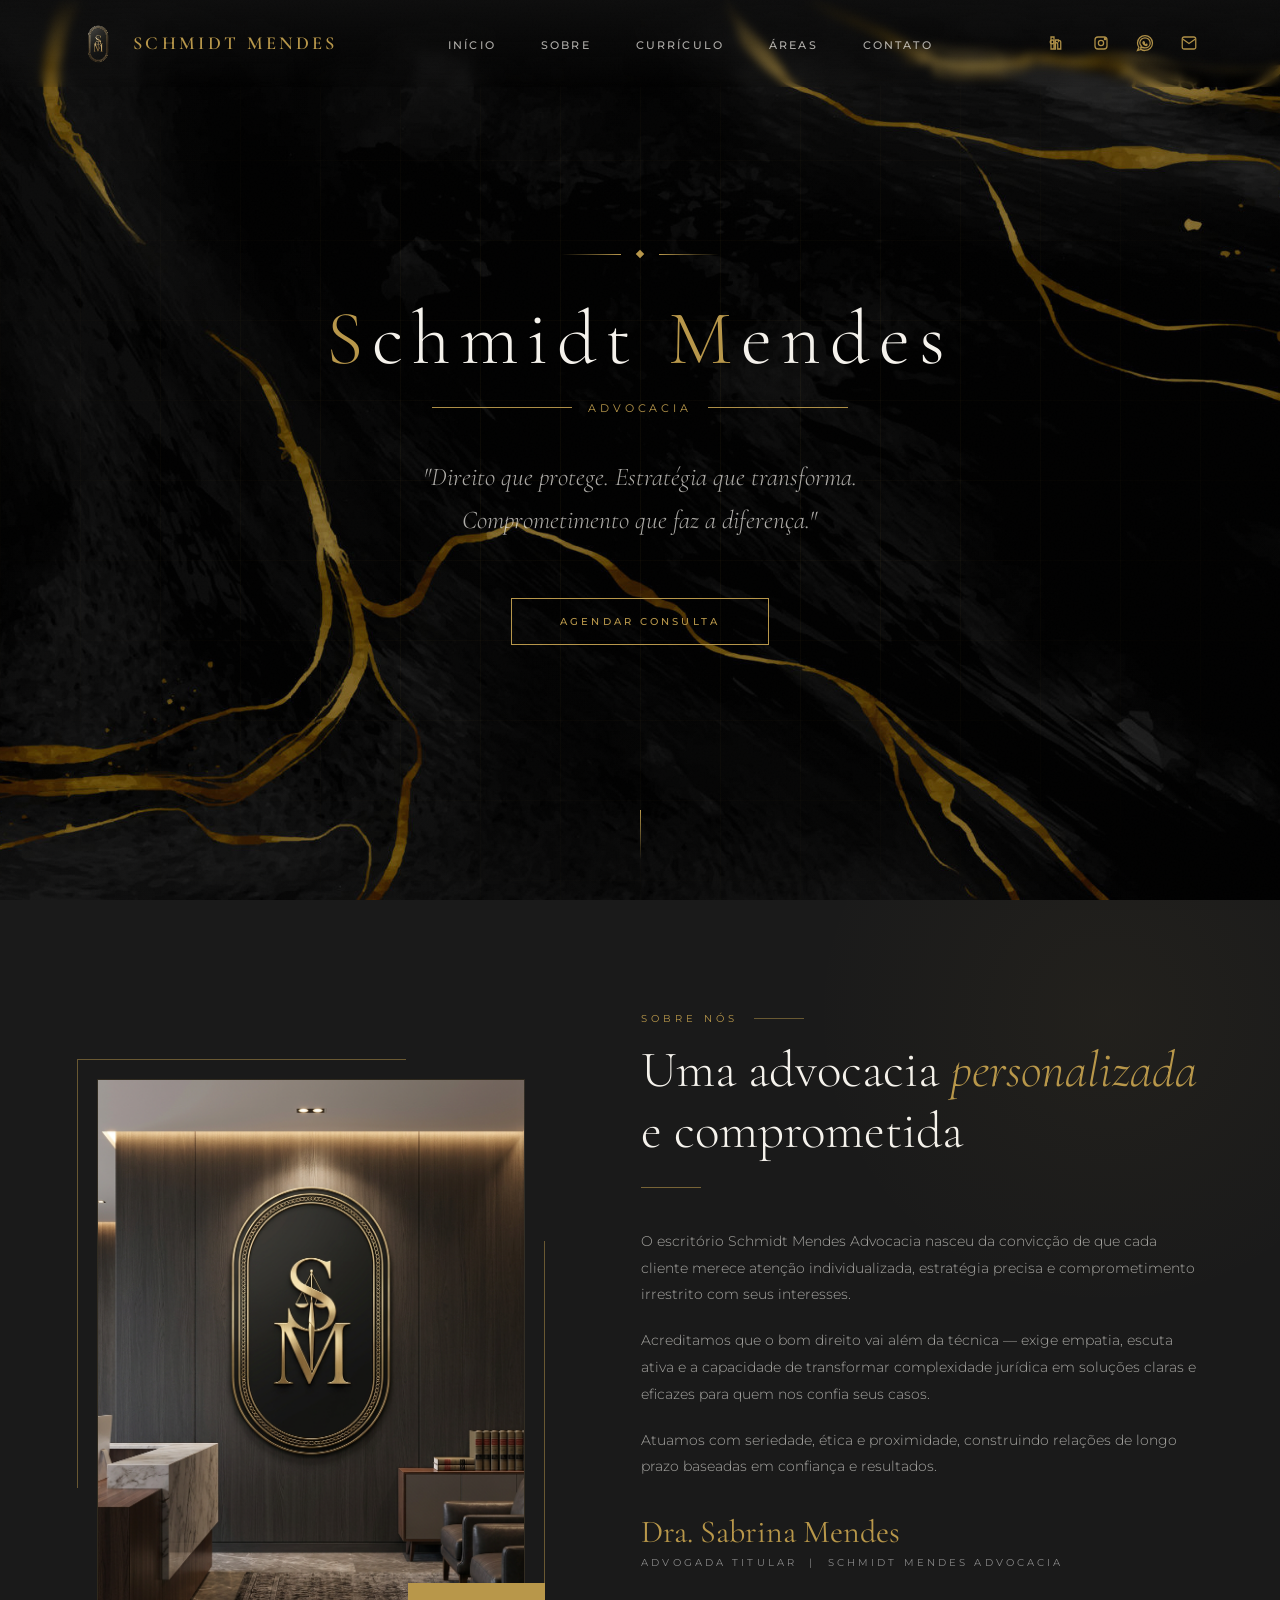
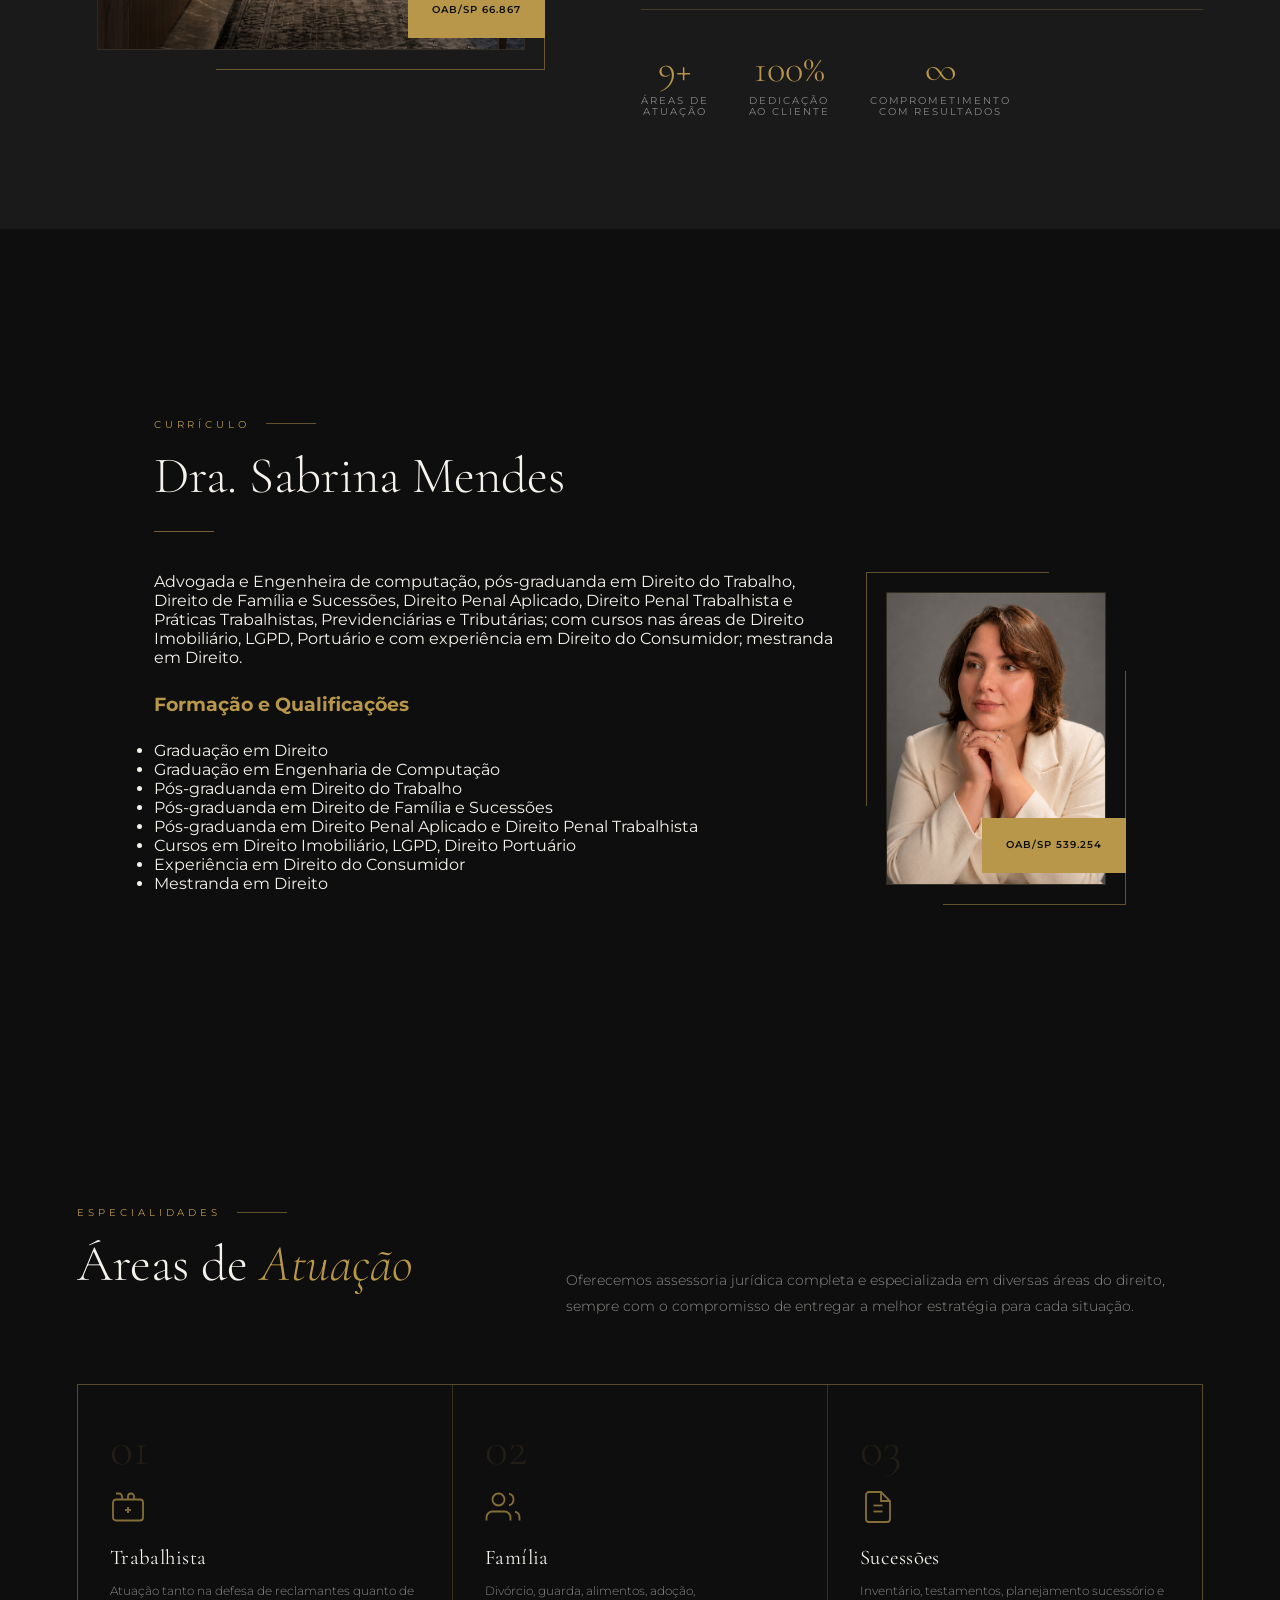
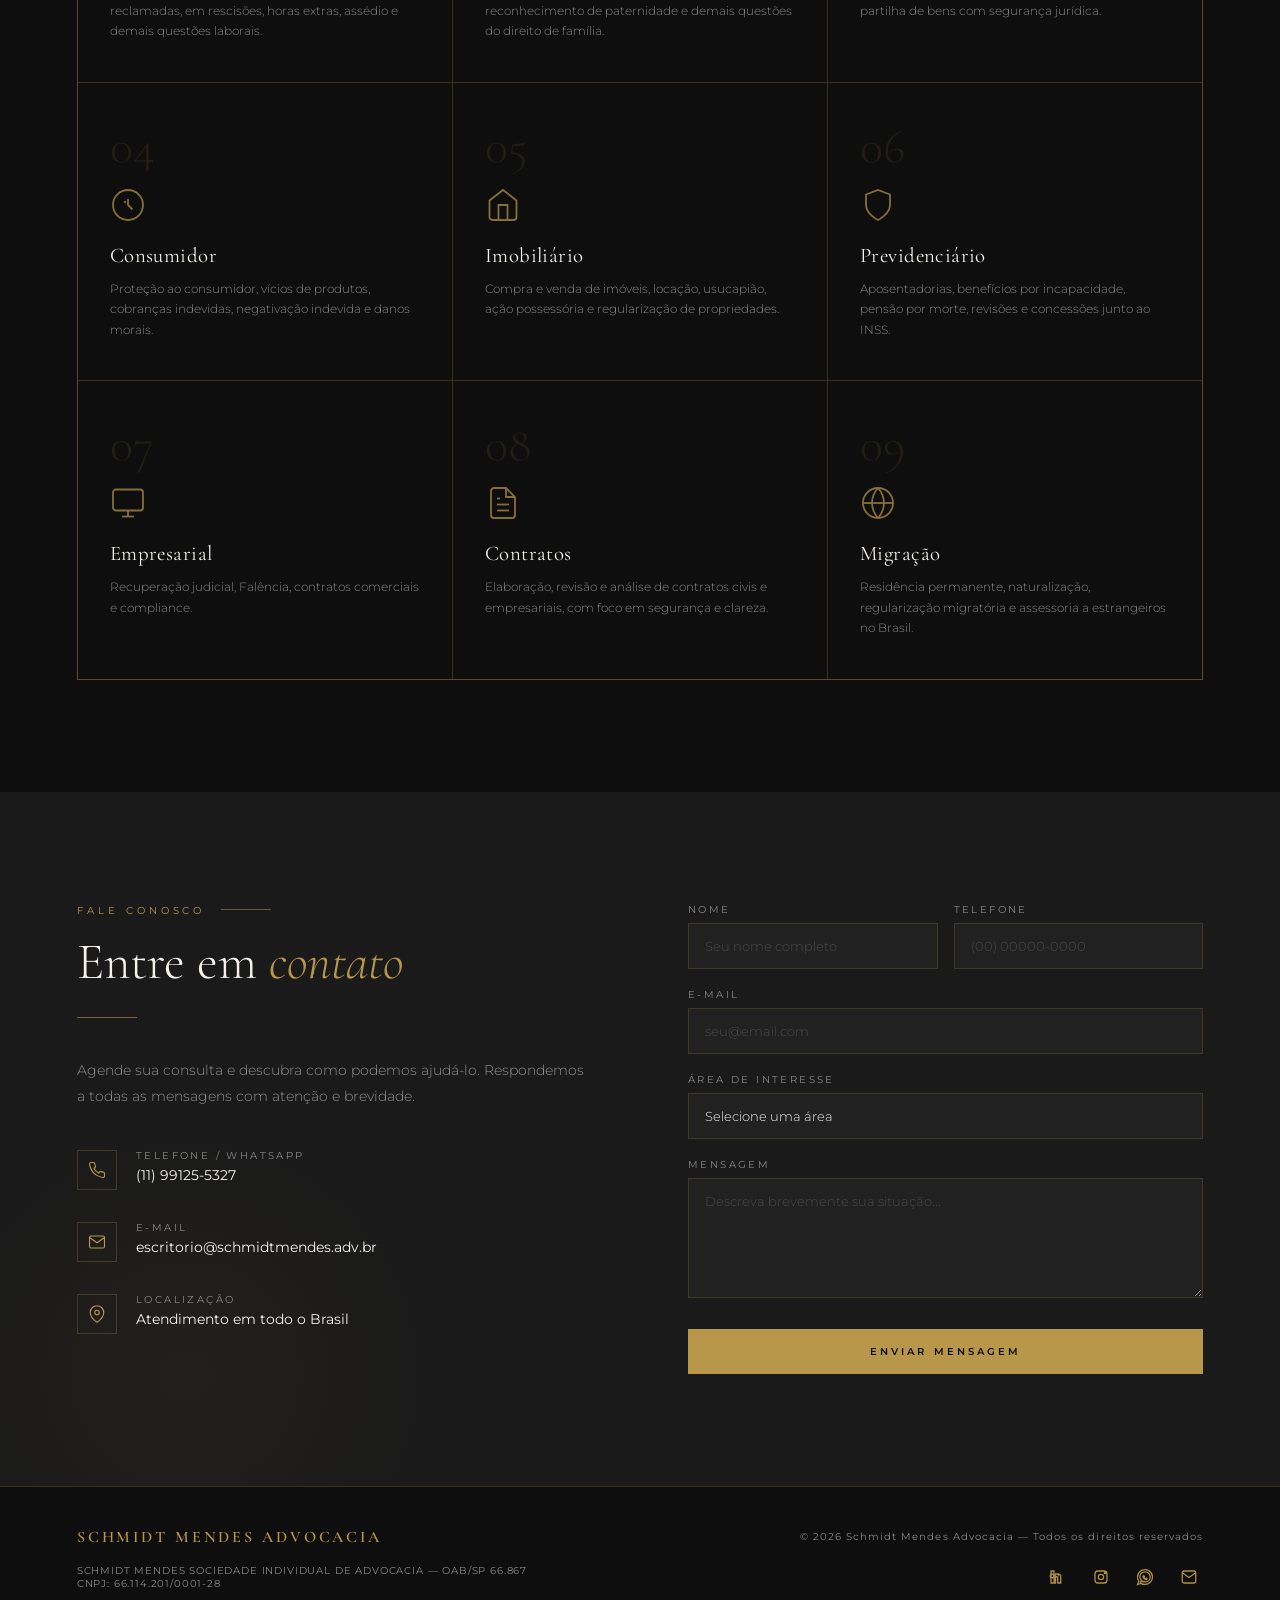
<file: index.html>
<!DOCTYPE html>
<html lang="pt-BR">
<head>
<meta charset="UTF-8">
<meta name="viewport" content="width=device-width, initial-scale=1.0">
<title>SM Advocacia</title>
<link rel="icon" type="image/png" href="assets\Gemini_Generated_Image_hbgyanhbgyanhbgy-removebg-preview.png">
<link href="https://fonts.googleapis.com/css2?family=Cormorant+Garamond:ital,wght@0,300;0,400;0,600;1,300;1,400&family=Montserrat:wght@300;400;500;600&display=swap" rel="stylesheet">
<link rel="stylesheet" href="Schmidtmendesadv.css">
<script src="Schmidtmendesadv.js" defer></script>
</head>
<body>

<nav>
  <div class="nav-logo">
    <img class="nav-logo-img" src="assets\Gemini_Generated_Image_hbgyanhbgyanhbgy-removebg-preview.png" alt="Logo Schmidt Mendes">
    <span>Schmidt Mendes</span>
  </div>
    <ul class="nav-links">
    <li><a href="index.html">Início</a></li>
    <li><a href="#sobre">Sobre</a></li>
    <li><a href="#curriculo">Currículo</a></li>
    <li><a href="#areas">Áreas</a></li>
    <li><a href="#contato">Contato</a></li>
    
  </ul>

  <div class="nav-socials">
    <a href="https://www.linkedin.com/company/schmidt-mendes-advocacia" target="_blank" rel="noopener noreferrer" aria-label="LinkedIn">
      <svg viewBox="0 0 24 24" aria-hidden="true"><path d="M4 4h4v16H4z"></path><path d="M8 10.5c0-1.38-1.12-2.5-2.5-2.5S3 9.12 3 10.5 4.12 13 5.5 13 8 11.88 8 10.5z"></path><path d="M10 20V8h4v1.6c.9-1.3 3-1.4 3 1.2V20h-4v-5.4c0-1.3 0-3-1.8-3s-2 1.3-2 2.9V20H10z"></path></svg>
    </a>
    <a href="https://www.instagram.com/schmidtmendes.adv/" target="_blank" rel="noopener noreferrer" aria-label="Instagram">
      <svg viewBox="0 0 24 24" aria-hidden="true"><rect x="4" y="4" width="16" height="16" rx="4"></rect><circle cx="12" cy="12" r="3.5"></circle><circle cx="17.5" cy="6.5" r="1"></circle></svg>
    </a>
    <a href="https://wa.me/5511991255327" target="_blank" rel="noopener noreferrer" aria-label="WhatsApp">
      <svg viewBox="0 0 24 24" aria-hidden="true"><path d="M12 2.04C6.47 2.04 2 6.49 2 12.02c0 2.12.7 4.09 1.88 5.69L2 22l4.58-1.45A9.94 9.94 0 0 0 12 21.98c5.53 0 10-4.45 10-9.96S17.53 2.04 12 2.04zm0 16.6c-1.03 0-2.03-.27-2.92-.77l-.21-.12-2.72.86.92-2.65-.14-.28A6.91 6.91 0 0 1 5.07 12c0-3.83 3.1-6.94 6.93-6.94 3.83 0 6.93 3.1 6.93 6.94S15.83 18.64 12 18.64zm3.11-4.5c-.16-.1-.94-.46-1.09-.52-.15-.06-.26-.1-.37.1-.1.16-.37.52-.45.63-.08.14-.17.17-.32.06-.14-.1-.61-.22-1.16-.72-.43-.38-.72-.84-.8-1-.08-.16-.01-.24.06-.32.06-.06.13-.14.2-.21.06-.05.08-.09.12-.15.04-.06.02-.12 0-.17-.02-.05-.37-.9-.51-1.24-.14-.31-.28-.27-.37-.27-.09 0-.19 0-.29 0-.1 0-.24.03-.37.18-.12.15-.46.45-.46 1.1 0 .64.47 1.26.53 1.35.05.1.92 1.45 2.22 2.03 1.29.58 1.29.39 1.53.37.24-.02.78-.32.89-.63.11-.31.11-.59.08-.64-.03-.05-.14-.08-.29-.14z"></path></svg>
    </a>
    <a href="mailto:schmidtmendes.advocacia@gmail.com" aria-label="E-mail">
      <svg viewBox="0 0 24 24" aria-hidden="true"><path d="M3 6.5A2.5 2.5 0 0 1 5.5 4h13A2.5 2.5 0 0 1 21 6.5v11a2.5 2.5 0 0 1-2.5 2.5h-13A2.5 2.5 0 0 1 3 17.5v-11z"></path><path d="M3.5 6.75l8.5 6 8.5-6"></path></svg>
    </a>
  </div>
</nav>

<section id="home">
  <div class="hero-bg"></div>
  <div class="hero-lines"></div>

  <div class="hero-content">
    <div class="hero-ornament">
      <div class="ornament-line"></div>
      <div class="ornament-diamond"></div>
      <div class="ornament-line right"></div>
    </div>

    <h1 class="hero-firm"><span class="hero-initial">S</span>chmidt <span class="hero-initial">M</span>endes</h1>
    <div class="hero-sub-wrapper">
      <div class="hero-sub-line"></div>
      <p class="hero-sub">ADVOCACIA</p>
      <div class="hero-sub-line"></div>
    </div>

    <p class="hero-tagline">
      "Direito que protege. Estratégia que transforma.<br>Comprometimento que faz a diferença."
    </p>

    <a href="#contato" class="hero-cta">Agendar Consulta</a>
  </div>

  <div class="scroll-hint">
    <div class="scroll-line"></div>
  </div>
</section>

<section id="sobre">
  <div class="sobre-grid">
    <div class="sobre-image-wrap reveal">
      <div class="sobre-frame">
        <div class="sobre-placeholder">
          <img class="sobre-photo" src="assets\Image Editing (2).png" alt="Foto da Advogada" style="width:100%;height:100%;object-fit:cover;display:block;">
        </div>
      </div>
      <div class="sobre-badge">OAB/SP 66.867
      </div>
    </div>

    <div class="sobre-text">
      <div class="section-label">Sobre Nós</div>
      <h2 class="section-title">Uma advocacia <em>personalizada</em> e comprometida</h2>
      <div class="divider"></div>

      <p>O escritório Schmidt Mendes Advocacia nasceu da convicção de que cada cliente merece atenção individualizada, estratégia precisa e comprometimento irrestrito com seus interesses.</p>

      <p>Acreditamos que o bom direito vai além da técnica — exige empatia, escuta ativa e a capacidade de transformar complexidade jurídica em soluções claras e eficazes para quem nos confia seus casos.</p>

      <p>Atuamos com seriedade, ética e proximidade, construindo relações de longo prazo baseadas em confiança e resultados.</p>

      <div class="sobre-name">Dra. Sabrina Mendes</div>
      <div class="sobre-role">Advogada Titular &nbsp;|&nbsp; Schmidt Mendes Advocacia</div>

      <div class="sobre-stats">
        <div class="stat-item">
          <span class="stat-number">9+</span>
          <div class="stat-label">Áreas de<br>Atuação</div>
        </div>
        <div class="stat-item">
          <span class="stat-number">100%</span>
          <div class="stat-label">Dedicação<br>ao Cliente</div>
        </div>
        <div class="stat-item">
          <span class="stat-number">∞</span>
          <div class="stat-label">Comprometimento<br>com Resultados</div>
        </div>
      </div>
    </div>
  </div>
</section>


<section id="curriculo">
  <div class="curriculo-wrap reveal" style="padding:6vw;">
    <div>
      <div class="section-label">Currículo</div>
      <h2 class="section-title">Dra. Sabrina Mendes</h2>
      <div class="divider"></div>
    </div>

    <div style="display:flex;gap:2rem;align-items:flex-start;flex-wrap:wrap;">
      <div style="flex:1;min-width:260px;">
        <p>Advogada e Engenheira de computação, pós-graduanda em Direito do Trabalho, Direito de Família e Sucessões, Direito Penal Aplicado, Direito Penal Trabalhista e Práticas Trabalhistas, Previdenciárias e Tributárias; com cursos nas áreas de Direito Imobiliário, LGPD, Portuário e com experiência em Direito do Consumidor; mestranda em Direito.</p>

        <h3 class="qual-title">Formação e Qualificações</h3>
        <ul>
          <li>Graduação em Direito</li>
          <li>Graduação em Engenharia de Computação</li>
          <li>Pós-graduanda em Direito do Trabalho</li>
          <li>Pós-graduanda em Direito de Família e Sucessões</li>
          <li>Pós-graduanda em Direito Penal Aplicado e Direito Penal Trabalhista</li>
          <li>Cursos em Direito Imobiliário, LGPD, Direito Portuário</li>
          <li>Experiência em Direito do Consumidor</li>
          <li>Mestranda em Direito</li>
        </ul>
      </div>

      <div class="sobre-image-wrap reveal" style="width:260px;flex:0 0 260px;">
        <div class="sobre-frame">
          <div class="sobre-placeholder">
            <img class="sobre-photo" src="assets\ChatGPT Image 16 de mai. de 2026, 17_04_55.png" alt="Dra. Sabrina Mendes" style="width:100%;height:100%;object-fit:cover;display:block;">
          </div>
        </div>
        <div class="sobre-badge">OAB/SP 539.254
        </div>
      </div>
    </div>
  </div>
</section>

<section id="areas">
  <div class="areas-intro reveal">
    <div>
      <div class="section-label">Especialidades</div>
      <h2 class="section-title">Áreas de <em>Atuação</em></h2>
    </div>
    <p class="areas-desc">Oferecemos assessoria jurídica completa e especializada em diversas áreas do direito, sempre com o compromisso de entregar a melhor estratégia para cada situação.</p>
  </div>

  <div class="areas-grid">
    <div class="area-card reveal">
      <div class="area-num">01</div>
      <svg class="area-icon" viewBox="0 0 24 24" fill="none" stroke="currentColor" stroke-width="1.2">
        <rect x="2" y="7" width="20" height="14" rx="2"/>
        <path d="M16 7V5a2 2 0 0 0-4 0v2M8 7V5a2 2 0 0 0-2-2H4"/>
        <line x1="12" y1="12" x2="12" y2="16"/>
        <line x1="10" y1="14" x2="14" y2="14"/>
      </svg>
      <div class="area-name">Trabalhista</div>
        <p class="area-desc">Atuação tanto na defesa de reclamantes quanto de reclamadas, em rescisões, horas extras, assédio e demais questões laborais.</p>
    </div>
    <div class="area-card reveal">
      <div class="area-num">02</div>
      <svg class="area-icon" viewBox="0 0 24 24" fill="none" stroke="currentColor" stroke-width="1.2">
        <path d="M17 21v-2a4 4 0 0 0-4-4H5a4 4 0 0 0-4 4v2"/>
        <circle cx="9" cy="7" r="4"/>
        <path d="M23 21v-2a4 4 0 0 0-3-3.87"/>
        <path d="M16 3.13a4 4 0 0 1 0 7.75"/>
      </svg>
      <div class="area-name">Família</div>
      <p class="area-desc">Divórcio, guarda, alimentos, adoção, reconhecimento de paternidade e demais questões do direito de família.</p>
    </div>
    <div class="area-card reveal">
      <div class="area-num">03</div>
      <svg class="area-icon" viewBox="0 0 24 24" fill="none" stroke="currentColor" stroke-width="1.2">
        <path d="M14 2H6a2 2 0 0 0-2 2v16a2 2 0 0 0 2 2h12a2 2 0 0 0 2-2V8z"/>
        <polyline points="14 2 14 8 20 8"/>
        <line x1="9" y1="15" x2="15" y2="15"/>
        <line x1="9" y1="11" x2="15" y2="11"/>
      </svg>
      <div class="area-name">Sucessões</div>
      <p class="area-desc">Inventário, testamentos, planejamento sucessório e partilha de bens com segurança jurídica.</p>
    </div>
    <div class="area-card reveal">
      <div class="area-num">04</div>
      <svg class="area-icon" viewBox="0 0 24 24" fill="none" stroke="currentColor" stroke-width="1.2">
        <circle cx="12" cy="12" r="10"/>
        <path d="M12 8v4l3 3"/>
        <path d="M9.5 9.5l1 1"/>
      </svg>
      <div class="area-name">Consumidor</div>
      <p class="area-desc">Proteção ao consumidor, vícios de produtos, cobranças indevidas, negativação indevida e danos morais.</p>
    </div>
    <div class="area-card reveal">
      <div class="area-num">05</div>
      <svg class="area-icon" viewBox="0 0 24 24" fill="none" stroke="currentColor" stroke-width="1.2">
        <path d="M3 9l9-7 9 7v11a2 2 0 0 1-2 2H5a2 2 0 0 1-2-2z"/>
        <polyline points="9 22 9 12 15 12 15 22"/>
      </svg>
      <div class="area-name">Imobiliário</div>
      <p class="area-desc">Compra e venda de imóveis, locação, usucapião, ação possessória e regularização de propriedades.</p>
    </div>
    <div class="area-card reveal">
      <div class="area-num">06</div>
      <svg class="area-icon" viewBox="0 0 24 24" fill="none" stroke="currentColor" stroke-width="1.2">
        <path d="M12 22s8-4 8-10V5l-8-3-8 3v7c0 6 8 10 8 10z"/>
      </svg>
      <div class="area-name">Previdenciário</div>
      <p class="area-desc">Aposentadorias, benefícios por incapacidade, pensão por morte, revisões e concessões junto ao INSS.</p>
    </div>
    <div class="area-card reveal">
      <div class="area-num">07</div>
      <svg class="area-icon" viewBox="0 0 24 24" fill="none" stroke="currentColor" stroke-width="1.2">
        <rect x="2" y="3" width="20" height="14" rx="2"/>
        <line x1="8" y1="21" x2="16" y2="21"/>
        <line x1="12" y1="17" x2="12" y2="21"/>
      </svg>
      <div class="area-name">Empresarial</div>
      <p class="area-desc">Recuperação judicial, Falência, contratos comerciais e compliance.</p>
    </div>
    <div class="area-card reveal">
      <div class="area-num">08</div>
      <svg class="area-icon" viewBox="0 0 24 24" fill="none" stroke="currentColor" stroke-width="1.2">
        <path d="M14 2H6a2 2 0 0 0-2 2v16a2 2 0 0 0 2 2h12a2 2 0 0 0 2-2V8z"/>
        <polyline points="14 2 14 8 20 8"/>
        <line x1="16" y1="13" x2="8" y2="13"/>
        <line x1="16" y1="17" x2="8" y2="17"/>
        <polyline points="10 9 9 9 8 9"/>
      </svg>
      <div class="area-name">Contratos</div>
      <p class="area-desc">Elaboração, revisão e análise de contratos civis e empresariais, com foco em segurança e clareza.</p>
    </div>
    <div class="area-card reveal">
      <div class="area-num">09</div>
      <svg class="area-icon" viewBox="0 0 24 24" fill="none" stroke="currentColor" stroke-width="1.2">
        <circle cx="12" cy="12" r="10"/>
        <line x1="2" y1="12" x2="22" y2="12"/>
        <path d="M12 2a15.3 15.3 0 0 1 4 10 15.3 15.3 0 0 1-4 10 15.3 15.3 0 0 1-4-10 15.3 15.3 0 0 1 4-10z"/>
      </svg>
      <div class="area-name">Migração</div>
      <p class="area-desc">Residência permanente, naturalização, regularização migratória e assessoria a estrangeiros no Brasil.</p>
    </div>
  </div>
</section>

<section id="contato">
  <div class="contato-wrap">
    <div class="reveal">
      <div class="section-label">Fale Conosco</div>
      <h2 class="section-title">Entre em <em>contato</em></h2>
      <div class="divider"></div>
      <p class="contato-intro">
        Agende sua consulta e descubra como podemos ajudá-lo. Respondemos a todas as mensagens com atenção e brevidade.
      </p>

      <div class="contato-info-item">
        <div class="contato-icon">
          <svg viewBox="0 0 24 24" fill="none" stroke="currentColor" stroke-width="1.5">
            <path d="M22 16.92v3a2 2 0 0 1-2.18 2 19.79 19.79 0 0 1-8.63-3.07 19.5 19.5 0 0 1-6-6A19.79 19.79 0 0 1 2.12 4.18 2 2 0 0 1 4.11 2h3a2 2 0 0 1 2 1.72c.127.96.361 1.903.7 2.81a2 2 0 0 1-.45 2.11L8.09 9.91a16 16 0 0 0 6 6l1.27-1.27a2 2 0 0 1 2.11-.45c.907.339 1.85.573 2.81.7A2 2 0 0 1 22 16.92z"/>
          </svg>
        </div>
        <div>
          <div class="contato-info-label">Telefone / WhatsApp</div>
          <div class="contato-info-val">(11) 99125-5327</div>
        </div>
      </div>

      <div class="contato-info-item">
        <div class="contato-icon">
          <svg viewBox="0 0 24 24" fill="none" stroke="currentColor" stroke-width="1.5">
            <path d="M4 4h16c1.1 0 2 .9 2 2v12c0 1.1-.9 2-2 2H4c-1.1 0-2-.9-2-2V6c0-1.1.9-2 2-2z"/>
            <polyline points="22,6 12,13 2,6"/>
          </svg>
        </div>
        <div>
          <div class="contato-info-label">E-mail</div>
          <div class="contato-info-val">escritorio@schmidtmendes.adv.br</div>
        </div>
      </div>

      <div class="contato-info-item">
        <div class="contato-icon">
          <svg viewBox="0 0 24 24" fill="none" stroke="currentColor" stroke-width="1.5">
            <path d="M21 10c0 7-9 13-9 13s-9-6-9-13a9 9 0 0 1 18 0z"/>
            <circle cx="12" cy="10" r="3"/>
          </svg>
        </div>
        <div>
          <div class="contato-info-label">Localização</div>
          <div class="contato-info-val">Atendimento em todo o Brasil</div>
        </div>
      </div>
    </div>

    <div class="reveal">
      <form class="contato-form" action="https://formspree.io/f/mgojopvg" method="POST">
        <input type="hidden" name="_captcha" value="false">
        <div class="form-row">
          <div class="form-group">
            <label>Nome</label>
            <input id="contact-name" name="name" type="text" placeholder="Seu nome completo" required>
          </div>
          <div class="form-group">
            <label>Telefone</label>
            <input id="contact-phone" name="phone" type="tel" placeholder="(00) 00000-0000">
          </div>
        </div>
        <div class="form-group">
          <label>E-mail</label>
          <input id="contact-email" name="email" type="email" placeholder="seu@email.com" required>
        </div>
        <div class="form-group">
          <label>Área de interesse</label>
          <select id="contact-area" name="area">
            <option value="" disabled selected>Selecione uma área</option>
            <option>Trabalhista</option>
            <option>Família</option>
            <option>Sucessões</option>
            <option>Consumidor</option>
            <option>Imobiliário</option>
            <option>Previdenciário</option>
            <option>Empresarial</option>
            <option>Contratos</option>
            <option>Migração</option>
            <option>Outro</option>
          </select>
        </div>
        <div class="form-group">
          <label>Mensagem</label>
          <textarea id="contact-message" name="message" placeholder="Descreva brevemente sua situação..." required></textarea>
        </div>
        <button type="submit" class="btn-submit">Enviar Mensagem</button>
      </form>
    </div>
  </div>
</section>

<footer>
  <div class="footer-logo">Schmidt Mendes Advocacia</div>
  <div class="footer-copy">© 2026 Schmidt Mendes Advocacia — Todos os direitos reservados</div>
  <div class="footer-oab"> SCHMIDT MENDES SOCIEDADE INDIVIDUAL DE ADVOCACIA — OAB/SP 66.867 <br> CNPJ: 66.114.201/0001-28 </div>
  
  <div class="footer-socials">
    <a href="https://www.linkedin.com/company/schmidt-mendes-advocacia" target="_blank" rel="noopener noreferrer" aria-label="LinkedIn">
      <svg viewBox="0 0 24 24" aria-hidden="true"><path d="M4 4h4v16H4z"></path><path d="M8 10.5c0-1.38-1.12-2.5-2.5-2.5S3 9.12 3 10.5 4.12 13 5.5 13 8 11.88 8 10.5z"></path><path d="M10 20V8h4v1.6c.9-1.3 3-1.4 3 1.2V20h-4v-5.4c0-1.3 0-3-1.8-3s-2 1.3-2 2.9V20H10z"></path></svg>
    </a>
    <a href="https://www.instagram.com/dra.sabrinamendes?igsh=MWxzcjF6MW9qdW45Mg%3D%3D&utm_source=qr" target="_blank" rel="noopener noreferrer" aria-label="Instagram">
      <svg viewBox="0 0 24 24" aria-hidden="true"><rect x="4" y="4" width="16" height="16" rx="4"></rect><circle cx="12" cy="12" r="3.5"></circle><circle cx="17.5" cy="6.5" r="1"></circle></svg>
    </a>
    <a href="https://wa.me/5511991255327" target="_blank" rel="noopener noreferrer" aria-label="WhatsApp">
      <svg viewBox="0 0 24 24" aria-hidden="true"><path d="M12 2.04C6.47 2.04 2 6.49 2 12.02c0 2.12.7 4.09 1.88 5.69L2 22l4.58-1.45A9.94 9.94 0 0 0 12 21.98c5.53 0 10-4.45 10-9.96S17.53 2.04 12 2.04zm0 16.6c-1.03 0-2.03-.27-2.92-.77l-.21-.12-2.72.86.92-2.65-.14-.28A6.91 6.91 0 0 1 5.07 12c0-3.83 3.1-6.94 6.93-6.94 3.83 0 6.93 3.1 6.93 6.94S15.83 18.64 12 18.64zm3.11-4.5c-.16-.1-.94-.46-1.09-.52-.15-.06-.26-.1-.37.1-.1.16-.37.52-.45.63-.08.14-.17.17-.32.06-.14-.1-.61-.22-1.16-.72-.43-.38-.72-.84-.8-1-.08-.16-.01-.24.06-.32.06-.06.13-.14.2-.21.06-.05.08-.09.12-.15.04-.06.02-.12 0-.17-.02-.05-.37-.9-.51-1.24-.14-.31-.28-.27-.37-.27-.09 0-.19 0-.29 0-.1 0-.24.03-.37.18-.12.15-.46.45-.46 1.1 0 .64.47 1.26.53 1.35.05.1.92 1.45 2.22 2.03 1.29.58 1.29.39 1.53.37.24-.02.78-.32.89-.63.11-.31.11-.59.08-.64-.03-.05-.14-.08-.29-.14z"></path></svg>
    </a>
    <a href="mailto:schmidtmendes.advocacia@gmail.com" aria-label="E-mail">
      <svg viewBox="0 0 24 24" aria-hidden="true"><path d="M3 6.5A2.5 2.5 0 0 1 5.5 4h13A2.5 2.5 0 0 1 21 6.5v11a2.5 2.5 0 0 1-2.5 2.5h-13A2.5 2.5 0 0 1 3 17.5v-11z"></path><path d="M3.5 6.75l8.5 6 8.5-6"></path></svg>
    </a>
  </div>
</footer>

</body>
</html>
</file>
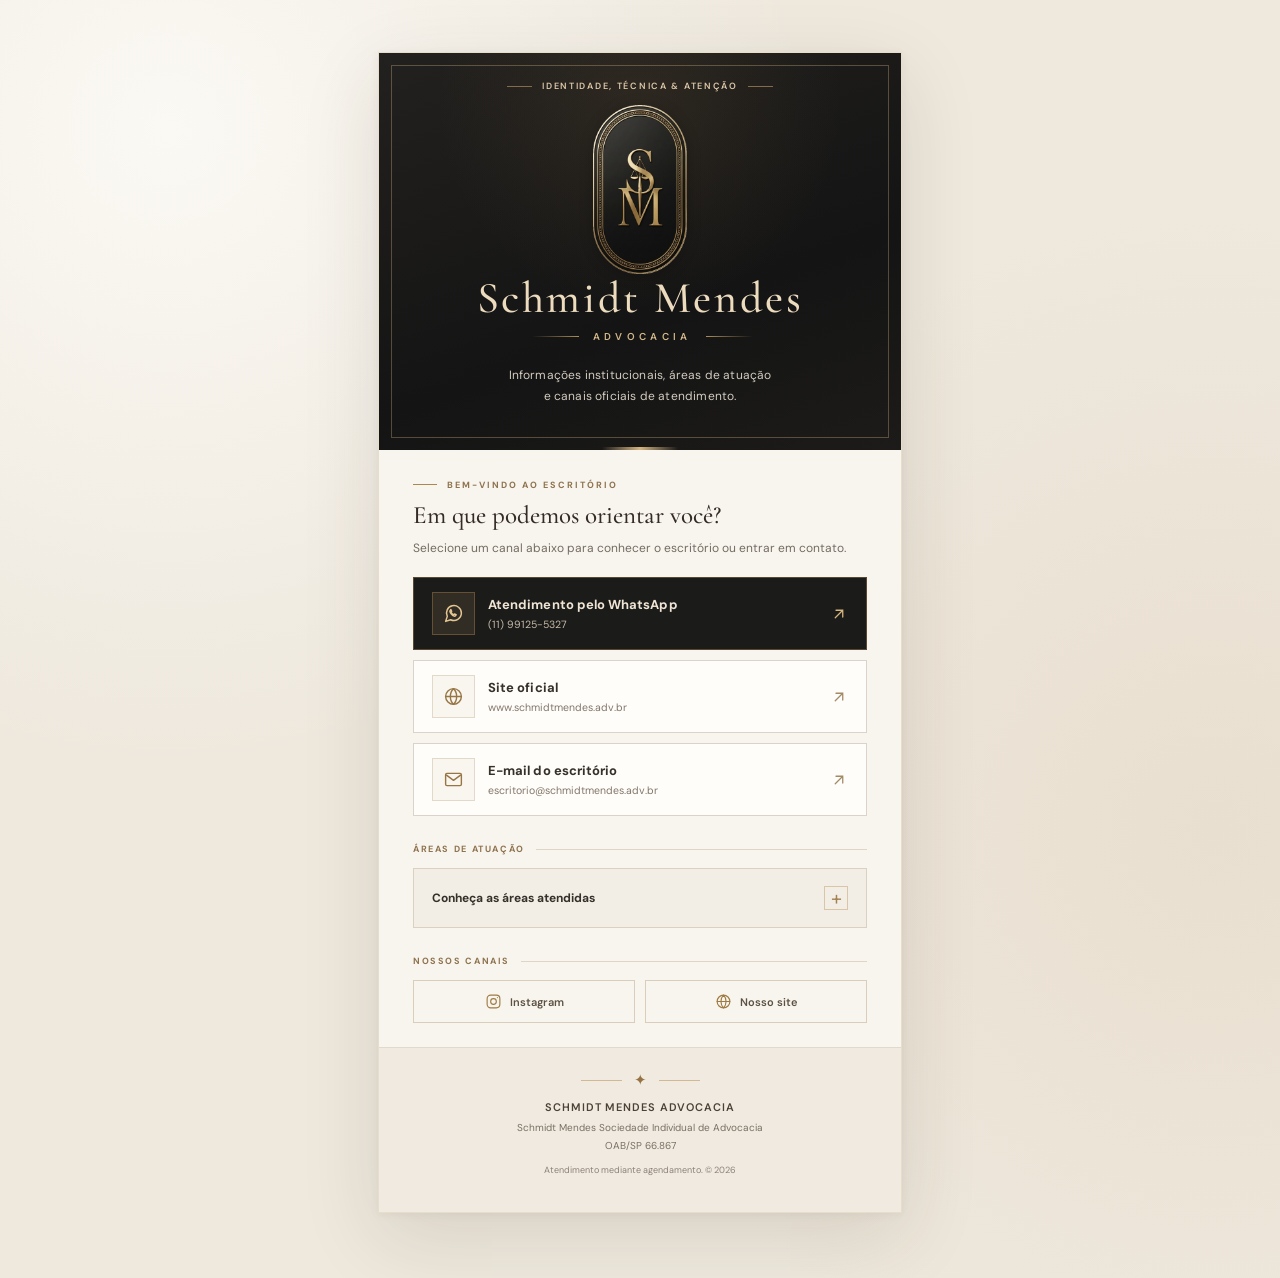
<file: links.html>
<!doctype html>
<html lang="pt-BR">
<head>
  <meta charset="utf-8">
  <meta name="viewport" content="width=device-width, initial-scale=1, viewport-fit=cover">
  <meta name="theme-color" content="#141414">
  <meta name="color-scheme" content="light">
  <meta name="description" content="Schmidt Mendes Advocacia. Conheça as áreas de atuação e acesse os canais oficiais de atendimento, site e redes sociais.">
  <meta property="og:type" content="website">
  <meta property="og:locale" content="pt_BR">
  <meta property="og:title" content="Schmidt Mendes | Advocacia">
  <meta property="og:description" content="Informações, áreas de atuação e canais oficiais de atendimento.">
  <meta property="og:site_name" content="Schmidt Mendes Advocacia">
  <title>Schmidt Mendes | Advocacia · Links oficiais</title>
  <link rel="icon" href="data:image/svg+xml,%3Csvg xmlns='http://www.w3.org/2000/svg' viewBox='0 0 64 64'%3E%3Crect width='64' height='64' rx='12' fill='%23141414'/%3E%3Ctext x='32' y='42' text-anchor='middle' fill='%23d4b483' font-family='Georgia,serif' font-size='28'%3ESM%3C/text%3E%3C/svg%3E">
  <link rel="preconnect" href="https://fonts.googleapis.com">
  <link rel="preconnect" href="https://fonts.gstatic.com" crossorigin>
  <link href="https://fonts.googleapis.com/css2?family=Cormorant+Garamond:wght@400;500;600&family=DM+Sans:wght@400;500;600;700&display=swap" rel="stylesheet">
  <style>
    :root{--gold:#b08d57;--gold-light:#d4b483;--ink:#141414;--text:#2b2926;--soft:#746b61;--cream:#f8f5ef;--line:#dfd5c6;--white:#fffdf9}
    *{box-sizing:border-box}html{scroll-behavior:smooth}body{margin:0;min-height:100vh;background:radial-gradient(circle at 13% 10%,#fbf9f4 0,transparent 40%),radial-gradient(circle at 95% 65%,#e9dfd0 0,transparent 42%),#eee8dd;color:var(--text);font-family:'DM Sans',Arial,sans-serif;-webkit-font-smoothing:antialiased}
    a{color:inherit;text-decoration:none}button{font:inherit}svg{width:21px;height:21px;flex:none}
    .canvas{min-height:100vh;display:flex;justify-content:center;align-items:flex-start;padding:52px 18px 65px}
    .page{position:relative;width:min(100%,524px);overflow:hidden;background:var(--cream);box-shadow:0 24px 75px rgba(58,44,24,.12),0 2px 9px rgba(47,31,6,.05);border:1px solid rgba(176,141,87,.24)}
    .hero{position:relative;text-align:center;color:#f3e9d7;background:radial-gradient(circle at 50% 13%,rgba(185,144,78,.10),transparent 47%),linear-gradient(160deg,#23211f 0%,#141414 62%,#1c1b19 100%);padding:27px 35px 43px;isolation:isolate}
    .hero:before{content:"";position:absolute;inset:12px;border:1px solid rgba(212,180,131,.34);pointer-events:none}
    .hero:after{content:"";position:absolute;bottom:0;left:50%;transform:translateX(-50%);height:3px;width:76px;background:linear-gradient(90deg,transparent,var(--gold-light),transparent)}
    .small-top{display:flex;align-items:center;justify-content:center;gap:10px;font-size:9px;font-weight:600;letter-spacing:.19em;color:#ddc9a9;text-transform:uppercase}
    .small-top:before,.small-top:after{content:"";width:25px;height:1px;background:#826c4b}
    .logo{display:block;width:116px;height:169px;object-fit:contain;margin:13px auto 0;filter:drop-shadow(0 2px 7px rgba(0,0,0,.24))}
    h1{margin:2px 0 1px;font-family:'Cormorant Garamond',Georgia,serif;font-weight:500;letter-spacing:.06em;font-size:clamp(37px,8vw,44px);line-height:1.02;color:#eddbbe}
    .subbrand{display:flex;align-items:center;justify-content:center;gap:14px;margin-top:9px;color:#d3b789;font-size:10px;letter-spacing:.43em;font-weight:600;padding-left:.43em}
    .subbrand:before,.subbrand:after{content:"";height:1px;width:47px;background:linear-gradient(90deg,transparent,#ad8e58)}.subbrand:after{transform:rotate(180deg)}
    .hero-note{max-width:335px;margin:22px auto 0;color:#d3ccbf;font-size:12px;line-height:1.75;letter-spacing:.015em}
    .content{padding:29px 34px 24px}
    .eyebrow{display:flex;align-items:center;gap:10px;margin-bottom:10px;color:#8e734e;font-size:9px;font-weight:700;letter-spacing:.22em;text-transform:uppercase}
    .eyebrow:before{content:"";display:block;width:24px;height:1px;background:#ab8752}
    .intro{font:500 25px/1.12 'Cormorant Garamond',Georgia,serif;color:#342c24;margin:0 0 9px}
    .intro-copy{font-size:12px;color:#746b61;line-height:1.7;margin:0 0 19px}
    .links{display:grid;gap:10px}
    .link-card{display:flex;align-items:center;gap:13px;min-height:73px;padding:12px 18px;border:1px solid #dbd3c9;background:#fffdf9;transition:transform .2s ease,border-color .2s ease,box-shadow .2s ease;position:relative}
    .link-card:hover{transform:translateY(-2px);border-color:var(--gold);box-shadow:0 7px 14px rgba(61,42,14,.08)}.link-card:focus-visible,.practice:focus-visible,summary:focus-visible,.social:focus-visible{outline:3px solid #95733b;outline-offset:3px}
    .link-card.primary{background:#1b1b1a;color:#eee5d7;border-color:#584932}.primary .icon-box{background:#322d24;color:#e4c693;border-color:#665034}.primary .link-title{color:#f0e4d4}.primary .link-sub{color:#c8bca8}.primary .arrow{color:#d6b67d}
    .icon-box{width:43px;height:43px;display:grid;place-items:center;flex:none;border:1px solid #e2d9ca;color:#977644;background:#f9f5ef}
    .link-txt{min-width:0;flex:1;text-align:left}.link-title{display:block;font-size:13px;font-weight:700;color:#35302a;letter-spacing:.005em}.link-sub{display:block;color:#82766a;font-size:10.5px;line-height:1.45;margin-top:4px}.arrow{width:18px;height:18px;color:#a28a64}
    .divider-label{display:flex;align-items:center;gap:11px;margin:27px 0 13px;color:#8e734e;font-size:9px;font-weight:700;letter-spacing:.18em;text-transform:uppercase}.divider-label:after{content:"";height:1px;flex:1;background:#dfd5c6}
    details{border:1px solid #dbd1c3;background:#f3eee5}summary{cursor:pointer;list-style:none;display:flex;justify-content:space-between;align-items:center;gap:12px;padding:17px 18px;font-size:12px;font-weight:700;color:#35302a}summary::-webkit-details-marker{display:none}.plus{display:grid;place-items:center;width:24px;height:24px;border:1px solid #dac5a7;color:#a28252;font-size:20px;font-weight:400;line-height:1;transition:transform .2s}details[open] .plus{transform:rotate(45deg)}.practices{padding:0 13px 13px;display:grid;gap:6px}.practice{padding:12px;min-height:42px;background:#fffdfa;border:1px solid #e8e0d4;display:flex;justify-content:space-between;align-items:center;gap:13px;font-size:11.5px;font-weight:500;color:#453d33;transition:border-color .18s}.practice:hover{border-color:var(--gold)}.practice svg{width:17px;height:17px;color:#957541}
    .socials{display:grid;grid-template-columns:repeat(2,minmax(0,1fr));gap:10px}.social{min-width:0;display:flex;align-items:center;justify-content:center;gap:8px;padding:12px 7px;border:1px solid #dacdbb;color:#5c5143;font-size:11px;font-weight:600;background:transparent;transition:background .18s}.social:hover{background:#eee5d7}.social svg{width:17px;height:17px;color:#9f7b43}
    .footer{position:relative;text-align:center;padding:23px 18px 27px;border-top:1px solid #e2d9ce;background:#f0eae0}.footer-emblem{display:flex;align-items:center;justify-content:center;gap:12px;color:#967343;font-family:Georgia,serif;font-size:15px}.footer-emblem:before,.footer-emblem:after{content:"";height:1px;width:41px;background:#d2b992}.footer-title{font:600 11px 'DM Sans',Arial,sans-serif;margin:11px 0 5px;letter-spacing:.08em;text-transform:uppercase;color:#4b4135}.footer-info{margin:0;font-size:10px;line-height:1.75;color:#796f62}.footer-note{margin-top:10px;color:#8c8277;font-size:9px}
    @media(max-width:540px){.canvas{padding:0}.page{width:100%;border:0;box-shadow:none;min-height:100vh}.hero{padding-top:24px}.content{padding:27px 25px 24px}.link-card{min-height:70px}.logo{width:106px;height:156px}h1{font-size:37px}}
    @media(max-width:360px){.hero{padding-left:25px;padding-right:25px}.content{padding:23px 17px}.small-top{font-size:8px}.subbrand{letter-spacing:.28em;padding-left:.28em}.hero-note{font-size:11px}}
    @media(prefers-reduced-motion:reduce){html{scroll-behavior:auto}*,*:before,*:after{transition:none!important}}
  </style>
</head>
<body>
  <div class="canvas">
    <main class="page" id="principal">
      <header class="hero">
        <div class="small-top">Identidade, técnica &amp; atenção</div>
        <img class="logo" src="[data-uri]" width="116" height="169" alt="Monograma oficial SM em dourado sobre fundo preto">
        <h1>Schmidt Mendes</h1>
        <div class="subbrand">ADVOCACIA</div>
        <p class="hero-note">Informações institucionais, áreas de atuação<br>e canais oficiais de atendimento.</p>
      </header>
      <section class="content" aria-label="Links e contatos">
        <div class="eyebrow">Bem-vindo ao escritório</div>
        <h2 class="intro">Em que podemos orientar você?</h2>
        <p class="intro-copy">Selecione um canal abaixo para conhecer o escritório ou entrar em contato.</p>
        <nav class="links" aria-label="Canais oficiais">
          <a class="link-card primary" href="https://wa.me/5511991255327?text=Ol%C3%A1%21%20Gostaria%20de%20informa%C3%A7%C3%B5es%20sobre%20atendimento%20jur%C3%ADdico%20na%20Schmidt%20Mendes%20Advocacia." target="_blank" rel="noopener noreferrer">
            <span class="icon-box" aria-hidden="true"><svg viewBox="0 0 24 24" fill="none" stroke="currentColor" stroke-width="1.7" stroke-linecap="round" stroke-linejoin="round"><path d="M21 11.5a8.5 8.5 0 0 1-12.3 7.6L3 21l1.9-5.7A8.5 8.5 0 1 1 21 11.5Z"/><path d="M8.4 8.2c-.3.3-.6.8-.5 1.4.2 2 3.1 5 5 5.4.7.1 1.2-.3 1.5-.7l.6-.9-1.9-.8-.9.9a7.5 7.5 0 0 1-3.1-3.2l.8-.9-.9-1.9-.6.7Z"/></svg></span>
            <span class="link-txt"><span class="link-title">Atendimento pelo WhatsApp</span><span class="link-sub">(11) 99125-5327</span></span>
            <svg class="arrow" aria-hidden="true" viewBox="0 0 24 24" fill="none" stroke="currentColor" stroke-width="1.7" stroke-linecap="round"><path d="m7 17 10-10M8 7h9v9"/></svg>
          </a>
          <a class="link-card" href="https://www.schmidtmendes.adv.br/" target="_blank" rel="noopener noreferrer">
            <span class="icon-box" aria-hidden="true"><svg viewBox="0 0 24 24" fill="none" stroke="currentColor" stroke-width="1.6" stroke-linecap="round" stroke-linejoin="round"><circle cx="12" cy="12" r="9"/><path d="M3 12h18M12 3c-2.4 2.3-3.6 5.3-3.6 9s1.2 6.7 3.6 9c2.4-2.3 3.6-5.3 3.6-9S14.4 5.3 12 3Z"/></svg></span>
            <span class="link-txt"><span class="link-title">Site oficial</span><span class="link-sub">www.schmidtmendes.adv.br</span></span>
            <svg class="arrow" aria-hidden="true" viewBox="0 0 24 24" fill="none" stroke="currentColor" stroke-width="1.7" stroke-linecap="round"><path d="m7 17 10-10M8 7h9v9"/></svg>
          </a>
          <a class="link-card" href="mailto:escritorio@schmidtmendes.adv.br?subject=Contato%20pelo%20link%20na%20bio">
            <span class="icon-box" aria-hidden="true"><svg viewBox="0 0 24 24" fill="none" stroke="currentColor" stroke-width="1.6" stroke-linecap="round" stroke-linejoin="round"><rect x="3" y="5" width="18" height="14" rx="1.5"/><path d="m4 7 8 6 8-6"/></svg></span>
            <span class="link-txt"><span class="link-title">E-mail do escritório</span><span class="link-sub">escritorio@schmidtmendes.adv.br</span></span>
            <svg class="arrow" aria-hidden="true" viewBox="0 0 24 24" fill="none" stroke="currentColor" stroke-width="1.7" stroke-linecap="round"><path d="m7 17 10-10M8 7h9v9"/></svg>
          </a>
        </nav>
        <div class="divider-label">Áreas de atuação</div>
        <details>
          <summary><span>Conheça as áreas atendidas</span><span class="plus" aria-hidden="true">+</span></summary>
          <div class="practices">
          <a class="practice" href="https://wa.me/5511991255327?text=Ol%C3%A1%21%20Gostaria%20de%20informa%C3%A7%C3%B5es%20sobre%20atendimento%20na%20Schmidt%20Mendes%20Advocacia.%20Assunto%3A%20Sobre%20uma%20quest%C3%A3o%20trabalhista." target="_blank" rel="noopener noreferrer" aria-label="Entrar em contato sobre Direito do Trabalho">
            <span>Direito do Trabalho</span><svg aria-hidden="true" viewBox="0 0 24 24" fill="none" stroke="currentColor" stroke-width="1.6" stroke-linecap="round" stroke-linejoin="round"><path d="M7 17 17 7M8 7h9v9"/></svg>
          </a>
          <a class="practice" href="https://wa.me/5511991255327?text=Ol%C3%A1%21%20Gostaria%20de%20informa%C3%A7%C3%B5es%20sobre%20atendimento%20na%20Schmidt%20Mendes%20Advocacia.%20Assunto%3A%20Sobre%20uma%20quest%C3%A3o%20de%20fam%C3%ADlia%20ou%20sucess%C3%B5es." target="_blank" rel="noopener noreferrer" aria-label="Entrar em contato sobre Família e Sucessões">
            <span>Família e Sucessões</span><svg aria-hidden="true" viewBox="0 0 24 24" fill="none" stroke="currentColor" stroke-width="1.6" stroke-linecap="round" stroke-linejoin="round"><path d="M7 17 17 7M8 7h9v9"/></svg>
          </a>
          <a class="practice" href="https://wa.me/5511991255327?text=Ol%C3%A1%21%20Gostaria%20de%20informa%C3%A7%C3%B5es%20sobre%20atendimento%20na%20Schmidt%20Mendes%20Advocacia.%20Assunto%3A%20Sobre%20uma%20quest%C3%A3o%20imobili%C3%A1ria." target="_blank" rel="noopener noreferrer" aria-label="Entrar em contato sobre Direito Imobiliário">
            <span>Direito Imobiliário</span><svg aria-hidden="true" viewBox="0 0 24 24" fill="none" stroke="currentColor" stroke-width="1.6" stroke-linecap="round" stroke-linejoin="round"><path d="M7 17 17 7M8 7h9v9"/></svg>
          </a>
          <a class="practice" href="https://wa.me/5511991255327?text=Ol%C3%A1%21%20Gostaria%20de%20informa%C3%A7%C3%B5es%20sobre%20atendimento%20na%20Schmidt%20Mendes%20Advocacia.%20Assunto%3A%20Sobre%20uma%20quest%C3%A3o%20de%20direito%20do%20consumidor%20ou%20banc%C3%A1rio." target="_blank" rel="noopener noreferrer" aria-label="Entrar em contato sobre Consumidor e Bancário">
            <span>Consumidor e Bancário</span><svg aria-hidden="true" viewBox="0 0 24 24" fill="none" stroke="currentColor" stroke-width="1.6" stroke-linecap="round" stroke-linejoin="round"><path d="M7 17 17 7M8 7h9v9"/></svg>
          </a>
          <a class="practice" href="https://wa.me/5511991255327?text=Ol%C3%A1%21%20Gostaria%20de%20informa%C3%A7%C3%B5es%20sobre%20atendimento%20na%20Schmidt%20Mendes%20Advocacia.%20Assunto%3A%20Sobre%20uma%20quest%C3%A3o%20c%C3%ADvel%20ou%20contratual." target="_blank" rel="noopener noreferrer" aria-label="Entrar em contato sobre Direito Civil e Contratos">
            <span>Direito Civil e Contratos</span><svg aria-hidden="true" viewBox="0 0 24 24" fill="none" stroke="currentColor" stroke-width="1.6" stroke-linecap="round" stroke-linejoin="round"><path d="M7 17 17 7M8 7h9v9"/></svg>
          </a>
          </div>
        </details>
        <div class="divider-label">Nossos canais</div>
        <div class="socials">
          <a class="social" href="https://www.instagram.com/schmidtmendes.adv/" target="_blank" rel="noopener noreferrer" aria-label="Instagram Schmidt Mendes Advocacia">
            <svg aria-hidden="true" viewBox="0 0 24 24" fill="none" stroke="currentColor" stroke-width="1.6" stroke-linecap="round" stroke-linejoin="round"><rect x="3" y="3" width="18" height="18" rx="5"/><circle cx="12" cy="12" r="4"/><circle cx="17.5" cy="6.5" r=".8" fill="currentColor" stroke="none"/></svg> Instagram
          </a>
          <a class="social" href="https://www.schmidtmendes.adv.br/" target="_blank" rel="noopener noreferrer" aria-label="Abrir site do escritório">
            <svg aria-hidden="true" viewBox="0 0 24 24" fill="none" stroke="currentColor" stroke-width="1.6" stroke-linecap="round" stroke-linejoin="round"><circle cx="12" cy="12" r="9"/><path d="M3 12h18M12 3c-2.4 2.3-3.6 5.3-3.6 9s1.2 6.7 3.6 9c2.4-2.3 3.6-5.3 3.6-9S14.4 5.3 12 3Z"/></svg> Nosso site
          </a>
        </div>
      </section>
      <footer class="footer">
        <div class="footer-emblem" aria-hidden="true">✦</div>
        <p class="footer-title">Schmidt Mendes Advocacia</p>
        <p class="footer-info">Schmidt Mendes Sociedade Individual de Advocacia<br>OAB/SP 66.867</p>
        <p class="footer-note">Atendimento mediante agendamento. © <span id="ano">2026</span></p>
      </footer>
    </main>
  </div>
  <script>document.getElementById('ano').textContent=new Date().getFullYear();</script>
</body>
</html>
</file>
<file: Schmidtmendesadv.css>
:root {
  --gold: #b8974a;
  --gold-light: #d4b572;
  --gold-dark: #8a6e2f;
  --dark: #0e0e0e;
  --dark2: #1a1a1a;
  --dark3: #242424;
  --off-white: #f5f2ec;
  --text-muted: #888;
  --border: rgba(184,151,74,0.25);
}

* {
  margin: 0;
  padding: 0;
  box-sizing: border-box;
}

html {
  scroll-behavior: smooth;
}

body {
  background: var(--dark);
  color: var(--off-white);
  font-family: 'Montserrat', sans-serif;
  overflow-x: hidden;
}

body::before {
  content: '';
  position: fixed;
  inset: 0;
  background-image: url("data:image/svg+xml,%3Csvg viewBox='0 0 512 512' xmlns='http://www.w3.org/2000/svg'%3E%3Cfilter id='noise'%3E%3CfeTurbulence type='fractalNoise' baseFrequency='0.9' numOctaves='4' stitchTiles='stitch'/%3E%3C/filter%3E%3Crect width='100%25' height='100%25' filter='url(%23noise)' opacity='0.04'/%3E%3C/svg%3E");
  pointer-events: none;
  z-index: 9999;
  opacity: 0.4;
}

nav {
  position: fixed;
  top: 0;
  left: 0;
  right: 0;
  z-index: 100;
  padding: 1.4rem 6vw;
  display: flex;
  align-items: center;
  justify-content: space-between;
  background: linear-gradient(to bottom, rgba(14,14,14,0.97) 0%, transparent 100%);
  backdrop-filter: blur(4px);
}

.nav-logo {
  display: inline-flex;
  align-items: center;
  gap: 0.9rem;
  font-family: 'Cormorant Garamond', serif;
  font-size: 1.15rem;
  font-weight: 600;
  letter-spacing: 0.18em;
  text-transform: uppercase;
  color: var(--gold);
}

.nav-logo-img {
  width: 42px;
  height: 42px;
  object-fit: contain;
  border-radius: 8px;
}

.nav-links {
  display: flex;
  gap: 2.8rem;
  list-style: none;
}

.nav-links a {
  font-size: 0.68rem;
  letter-spacing: 0.2em;
  text-transform: uppercase;
  color: var(--off-white);
  text-decoration: none;
  opacity: 0.7;
  transition: opacity 0.3s, color 0.3s;
  font-weight: 500;
}

.nav-links a:hover {
  opacity: 1;
  color: var(--gold);
}

.nav-socials {
  display: inline-flex;
  align-items: center;
  gap: 1rem;
}

.nav-socials a {
  display: inline-flex;
  width: 28px;
  height: 28px;
  align-items: center;
  justify-content: center;
  color: var(--off-white);
  opacity: 0.75;
  transition: opacity 0.3s, color 0.3s, transform 0.3s;
}

.nav-socials a {
  display: inline-flex;
  width: 28px;
  height: 28px;
  align-items: center;
  justify-content: center;
  color: var(--gold);
  opacity: 0.95;
  transition: opacity 0.3s, color 0.3s, transform 0.3s;
}

.nav-socials a:hover {
  opacity: 1;
  color: #ffffff;
  transform: translateY(-1px);
}

.nav-socials svg {
  width: 18px;
  height: 18px;
  stroke: currentColor;
  fill: none;
  stroke-width: 1.7;
}

#home {
  min-height: 100vh;
  display: flex;
  flex-direction: column;
  align-items: center;
  justify-content: center;
  position: relative;
  text-align: center;
  padding: 0 6vw;
  overflow: hidden;
}

.hero-bg {
  position: absolute;
  inset: 0;
  background-image: 
    linear-gradient(rgba(0, 0, 0, 0.45), rgba(0, 0, 0, 0.45)),
    url("./assets/black-and-gold-marble-painted-j0p7bzyl3sdvepz0.jpg");
  background-size: cover;
  background-position: center;
  background-attachment: fixed;
}

.hero-lines {
  position: absolute;
  inset: 0;
  background-image:
    linear-gradient(to right, rgba(184,151,74,0.06) 1px, transparent 1px),
    linear-gradient(to bottom, rgba(184,151,74,0.04) 1px, transparent 1px);
  background-size: 80px 80px;
  mask-image: radial-gradient(ellipse 80% 80% at center, black 20%, transparent 80%);
}

.hero-content {
  position: relative;
  z-index: 1;
}

.hero-ornament {
  display: flex;
  align-items: center;
  gap: 1rem;
  justify-content: center;
  margin-bottom: 2.5rem;
  opacity: 0;
  animation: fadeUp 1s 0.2s forwards;
}

.ornament-line {
  width: 60px;
  height: 1px;
  background: linear-gradient(to right, transparent, var(--gold));
}

.ornament-line.right {
  background: linear-gradient(to left, transparent, var(--gold));
}

.ornament-diamond {
  width: 6px;
  height: 6px;
  background: var(--gold);
  transform: rotate(45deg);
}

.logo-emblem {
  width: 90px;
  height: 90px;
  margin: 0 auto 2rem;
  position: relative;
  opacity: 0;
  animation: fadeUp 1s 0.1s forwards;
}

.logo-emblem svg {
  width: 100%;
  height: 100%;
}

.hero-firm {
  font-family: 'Hatolie', 'Cormorant Garamond', serif;
  font-size: clamp(2.6rem, 6vw, 5.2rem);
  font-weight: 300;
  letter-spacing: 0.12em;
  line-height: 1.1;
  color: var(--off-white);
  text-transform: none;
  opacity: 0;
  animation: fadeUp 1s 0.35s forwards;
}

.hero-firm .hero-initial {
  color: var(--gold);
  font-weight: 300;
}
 
.hero-sub {
  font-size: 0.68rem;
  letter-spacing: 0.35em;
  text-transform: uppercase;
  color: #b8974a;
  margin: 0;
  white-space: nowrap;
}

.hero-sub-wrapper {
  display: flex;
  align-items: center;
  gap: 1rem;
  justify-content: center;
  margin: 1.2rem 0 2.5rem;
  opacity: 0;
  animation: fadeUp 1s 0.5s forwards;
}

.hero-sub-line {
  flex: 1 1 80px;
  max-width: 140px;
  height: 1px;
  background: var(--gold);
  opacity: 0.95;
}

/* Qualifications title styling */
.qual-title {
  color: var(--gold);
  margin-top: 1.6rem;
  margin-bottom: 1.6rem;
}

.hero-tagline {
  font-family: 'Cormorant Garamond', serif;
  font-size: clamp(1.1rem, 2.2vw, 1.6rem);
  font-style: italic;
  font-weight: 300;
  color: rgba(245,242,236,0.7);
  max-width: 600px;
  line-height: 1.7;
  margin: 0 auto 3.5rem;
  opacity: 0;
  animation: fadeUp 1s 0.65s forwards;
}

.hero-cta {
  display: inline-block;
  padding: 1rem 3rem;
  border: 1px solid var(--gold);
  color: var(--gold);
  font-size: 0.65rem;
  letter-spacing: 0.3em;
  text-transform: uppercase;
  text-decoration: none;
  font-weight: 500;
  transition: background 0.35s, color 0.35s;
  opacity: 0;
  animation: fadeUp 1s 0.8s forwards;
  position: relative;
  overflow: hidden;
}

.hero-cta::before {
  content: '';
  position: absolute;
  inset: 0;
  background: var(--gold);
  transform: scaleX(0);
  transform-origin: left;
  transition: transform 0.35s ease;
  z-index: -1;
}

.hero-cta:hover::before {
  transform: scaleX(1);
}

.hero-cta:hover {
  color: var(--dark);
}

.scroll-hint {
  position: absolute;
  bottom: 2.5rem;
  left: 50%;
  transform: translateX(-50%);
  display: flex;
  flex-direction: column;
  align-items: center;
  gap: 0.5rem;
  opacity: 0;
  animation: fadeUp 1s 1.2s forwards;
}

.scroll-hint span {
  font-size: 0.6rem;
  letter-spacing: 0.25em;
  text-transform: uppercase;
  color: var(--text-muted);
}

.scroll-line {
  width: 1px;
  height: 50px;
  background: linear-gradient(to bottom, var(--gold), transparent);
  animation: scrollPulse 2s infinite;
}

section {
  padding: 7rem 6vw;
}

.section-label {
  font-size: 0.62rem;
  letter-spacing: 0.4em;
  text-transform: uppercase;
  color: var(--gold);
  margin-bottom: 1rem;
  display: flex;
  align-items: center;
  gap: 1rem;
}

.section-label::after {
  content: '';
  flex: 1;
  max-width: 50px;
  height: 1px;
  background: var(--gold);
  opacity: 0.5;
}

.section-title {
  font-family: 'Cormorant Garamond', serif;
  font-size: clamp(2.2rem, 4vw, 3.5rem);
  font-weight: 300;
  line-height: 1.2;
  color: var(--off-white);
  margin-bottom: 1.5rem;
}

.section-title em {
  font-style: italic;
  color: var(--gold);
}

.divider {
  width: 60px;
  height: 1px;
  background: var(--gold);
  margin-bottom: 2.5rem;
  opacity: 0.6;
}

#sobre {
  background: var(--dark2);
  position: relative;
  overflow: hidden;
}

#sobre::before {
  content: '';
  position: absolute;
  right: -10%;
  top: -20%;
  width: 600px;
  height: 600px;
  border-radius: 50%;
  background: radial-gradient(circle, rgba(184,151,74,0.05) 0%, transparent 70%);
  pointer-events: none;
}

.sobre-grid {
  display: grid;
  grid-template-columns: 1fr 1.2fr;
  gap: 6rem;
  align-items: center;
  max-width: 1200px;
  margin: 0 auto;
}

.sobre-image-wrap {
  position: relative;
}

.sobre-frame {
  position: relative;
  padding: 20px;
}

.sobre-frame::before {
  content: '';
  position: absolute;
  top: 0;
  left: 0;
  width: 70%;
  height: 70%;
  border-top: 1px solid var(--gold);
  border-left: 1px solid var(--gold);
  opacity: 0.5;
}

.sobre-frame::after {
  content: '';
  position: absolute;
  bottom: 0;
  right: 0;
  width: 70%;
  height: 70%;
  border-bottom: 1px solid var(--gold);
  border-right: 1px solid var(--gold);
  opacity: 0.5;
}

.sobre-placeholder {
  width: 100%;
  aspect-ratio: 3/4;
  background: linear-gradient(145deg, var(--dark3) 0%, #1e1c18 100%);
  display: flex;
  flex-direction: column;
  align-items: center;
  justify-content: center;
  gap: 1rem;
  color: var(--text-muted);
  font-size: 0.7rem;
  letter-spacing: 0.15em;
  text-transform: uppercase;
  border: 1px solid rgba(184,151,74,0.1);
}

.sobre-placeholder svg {
  width: 48px;
  height: 48px;
  opacity: 0.3;
}

.sobre-badge {
  position: absolute;
  bottom: 2rem;
  right: 0;
  background: var(--gold);
  color: var(--dark);
  padding: 1.2rem 1.5rem;
  font-size: 0.65rem;
  letter-spacing: 0.1em;
  font-weight: 600;
  text-transform: uppercase;
  text-align: center;
  line-height: 1.6;
  z-index: 2;
}

.sobre-badge strong {
  display: block;
  font-family: 'Cormorant Garamond', serif;
  font-size: 2rem;
  font-weight: 600;
  letter-spacing: 0;
  line-height: 1;
}

.sobre-text p {
  font-size: 0.88rem;
  line-height: 1.9;
  color: rgba(245,242,236,0.65);
  margin-bottom: 1.2rem;
  font-weight: 300;
}

.sobre-name {
  font-family: 'Cormorant Garamond', serif;
  font-size: 2rem;
  font-weight: 400;
  color: var(--gold);
  margin: 2rem 0 0.3rem;
}

.sobre-role {
  font-size: 0.65rem;
  letter-spacing: 0.3em;
  text-transform: uppercase;
  color: var(--text-muted);
}

.sobre-stats {
  display: flex;
  gap: 2.5rem;
  margin-top: 2.5rem;
  padding-top: 2.5rem;
  border-top: 1px solid var(--border);
}

.stat-item {
  text-align: center;
}

.stat-number {
  font-family: 'Cormorant Garamond', serif;
  font-size: 2.4rem;
  font-weight: 300;
  color: var(--gold);
  display: block;
  line-height: 1;
}

.stat-label {
  font-size: 0.6rem;
  letter-spacing: 0.2em;
  text-transform: uppercase;
  color: var(--text-muted);
  margin-top: 0.4rem;
}

#areas {
  background: var(--dark);
  position: relative;
}

.areas-intro {
  max-width: 1200px;
  margin: 0 auto 4rem;
  display: grid;
  grid-template-columns: 1fr 1.5fr;
  gap: 4rem;
  align-items: end;
}

.areas-desc {
  font-size: 0.85rem;
  line-height: 1.9;
  color: rgba(245,242,236,0.55);
  font-weight: 300;
}

.areas-grid {
  max-width: 1200px;
  margin: 0 auto;
  display: grid;
  grid-template-columns: repeat(3, 1fr);
  gap: 1px;
  background: var(--border);
  border: 1px solid var(--border);
}

.area-card {
  background: var(--dark);
  padding: 2.5rem 2rem;
  position: relative;
  cursor: default;
  transition: background 0.35s;
  overflow: hidden;
}

.area-card::before {
  content: '';
  position: absolute;
  bottom: 0;
  left: 0;
  width: 100%;
  height: 2px;
  background: linear-gradient(to right, var(--gold), transparent);
  transform: scaleX(0);
  transform-origin: left;
  transition: transform 0.4s ease;
}

.area-card:hover {
  background: var(--dark2);
}

.area-card:hover::before {
  transform: scaleX(1);
}

.area-num {
  font-family: 'Cormorant Garamond', serif;
  font-size: 3rem;
  font-weight: 300;
  color: rgba(184,151,74,0.12);
  line-height: 1;
  margin-bottom: 1rem;
  transition: color 0.35s;
}

.area-card:hover .area-num {
  color: rgba(184,151,74,0.25);
}

.area-icon {
  width: 36px;
  height: 36px;
  margin-bottom: 1rem;
  color: var(--gold);
  opacity: 0.7;
  transition: opacity 0.35s;
}

.area-card:hover .area-icon {
  opacity: 1;
}

.area-name {
  font-family: 'Cormorant Garamond', serif;
  font-size: 1.3rem;
  font-weight: 400;
  color: var(--off-white);
  letter-spacing: 0.02em;
  transition: color 0.35s;
}

.area-card:hover .area-name {
  color: var(--gold-light);
}

.area-desc {
  font-size: 0.75rem;
  color: var(--text-muted);
  line-height: 1.7;
  margin-top: 0.7rem;
  font-weight: 300;
}

#contato {
  background: var(--dark2);
  position: relative;
  overflow: hidden;
}

#contato::before {
  content: '';
  position: absolute;
  left: -5%;
  bottom: -20%;
  width: 500px;
  height: 500px;
  border-radius: 50%;
  background: radial-gradient(circle, rgba(184,151,74,0.05) 0%, transparent 70%);
  pointer-events: none;
}

.contato-wrap {
  max-width: 1200px;
  margin: 0 auto;
  display: grid;
  grid-template-columns: 1fr 1fr;
  gap: 6rem;
  align-items: start;
}

.contato-info-item {
  display: flex;
  align-items: flex-start;
  gap: 1.2rem;
  margin-bottom: 2rem;
}

.contato-icon {
  width: 40px;
  height: 40px;
  border: 1px solid var(--border);
  display: flex;
  align-items: center;
  justify-content: center;
  flex-shrink: 0;
  color: var(--gold);
}

.contato-icon svg {
  width: 18px;
  height: 18px;
}

.contato-info-label {
  font-size: 0.6rem;
  letter-spacing: 0.25em;
  text-transform: uppercase;
  color: var(--text-muted);
  margin-bottom: 0.3rem;
}

.contato-info-val {
  font-size: 0.85rem;
  color: var(--off-white);
  line-height: 1.6;
}

.contato-intro {
  font-size: 0.85rem;
  line-height: 1.9;
  color: rgba(245,242,236,0.55);
  font-weight: 300;
  margin-bottom: 2.5rem;
}

.form-group {
  margin-bottom: 1.2rem;
}

.form-group label {
  display: block;
  font-size: 0.6rem;
  letter-spacing: 0.25em;
  text-transform: uppercase;
  color: var(--text-muted);
  margin-bottom: 0.5rem;
}

.form-group input,
.form-group select,
.form-group textarea {
  width: 100%;
  background: rgba(255,255,255,0.03);
  border: 1px solid rgba(184,151,74,0.2);
  color: var(--off-white);
  padding: 0.9rem 1rem;
  font-family: 'Montserrat', sans-serif;
  font-size: 0.82rem;
  font-weight: 300;
  outline: none;
  transition: border-color 0.3s;
  appearance: none;
}

.form-group input::placeholder,
.form-group textarea::placeholder {
  color: rgba(245,242,236,0.2);
}

.form-group input:focus,
.form-group select:focus,
.form-group textarea:focus {
  border-color: var(--gold);
}

.form-group textarea {
  resize: vertical;
  min-height: 120px;
}

.form-group select option {
  background: var(--dark2);
  color: var(--off-white);
}

.form-row {
  display: grid;
  grid-template-columns: 1fr 1fr;
  gap: 1rem;
}

.btn-submit {
  width: 100%;
  padding: 1rem;
  background: var(--gold);
  color: var(--dark);
  border: none;
  font-family: 'Montserrat', sans-serif;
  font-size: 0.65rem;
  letter-spacing: 0.3em;
  text-transform: uppercase;
  font-weight: 600;
  cursor: pointer;
  transition: background 0.3s, transform 0.2s;
  margin-top: 0.5rem;
}

.btn-submit:hover {
  background: var(--gold-light);
  transform: translateY(-1px);
}

footer {
  background: var(--dark);
  border-top: 1px solid var(--border);
  padding: 2.5rem 6vw;
  display: flex;
  align-items: center;
  justify-content: space-between;
  flex-wrap: wrap;
  gap: 1rem;
}

.footer-logo {
  font-family: 'Cormorant Garamond', serif;
  font-size: 1rem;
  font-weight: 600;
  letter-spacing: 0.18em;
  text-transform: uppercase;
  color: var(--gold);
}

.footer-copy,
.footer-oab {
  font-size: 0.65rem;
  color: var(--text-muted);
  letter-spacing: 0.1em;
}

.footer-oab {
  letter-spacing: 0.08em;
}

.footer-socials {
  display: inline-flex;
  align-items: center;
  gap: 1rem;
}

.footer-socials a {
  display: inline-flex;
  width: 28px;
  height: 28px;
  align-items: center;
  justify-content: center;
  color: var(--gold);
  opacity: 0.95;
  transition: opacity 0.3s, color 0.3s, transform 0.3s;
}

.footer-socials a:hover {
  opacity: 1;
  color: #ffffff;
  transform: translateY(-1px);
}

.footer-socials svg {
  width: 18px;
  height: 18px;
  stroke: currentColor;
  fill: none;
  stroke-width: 1.7;
}

@keyframes fadeUp {
  from {
    opacity: 0;
    transform: translateY(20px);
  }
  to {
    opacity: 1;
    transform: translateY(0);
  }
}

@keyframes scrollPulse {
  0%, 100% {
    opacity: 0.3;
    transform: scaleY(1);
  }
  50% {
    opacity: 1;
    transform: scaleY(0.6);
  }
}

.reveal {
  opacity: 0;
  transform: translateY(30px);
  transition: opacity 0.8s ease, transform 0.8s ease;
}

.reveal.visible {
  opacity: 1;
  transform: translateY(0);
}

@media (max-width: 900px) {
  .sobre-grid {
    grid-template-columns: 1fr;
    gap: 3rem;
  }

  .sobre-image-wrap {
    display: none;
  }

  .areas-grid {
    grid-template-columns: repeat(2, 1fr);
  }

  .areas-intro {
    grid-template-columns: 1fr;
    gap: 1.5rem;
  }

  .contato-wrap {
    grid-template-columns: 1fr;
    gap: 3rem;
  }

  .nav-links {
    display: none;
  }

  .form-row {
    grid-template-columns: 1fr;
  }
}

@media (max-width: 600px) {
  .areas-grid {
    grid-template-columns: 1fr;
  }
}
</file>
